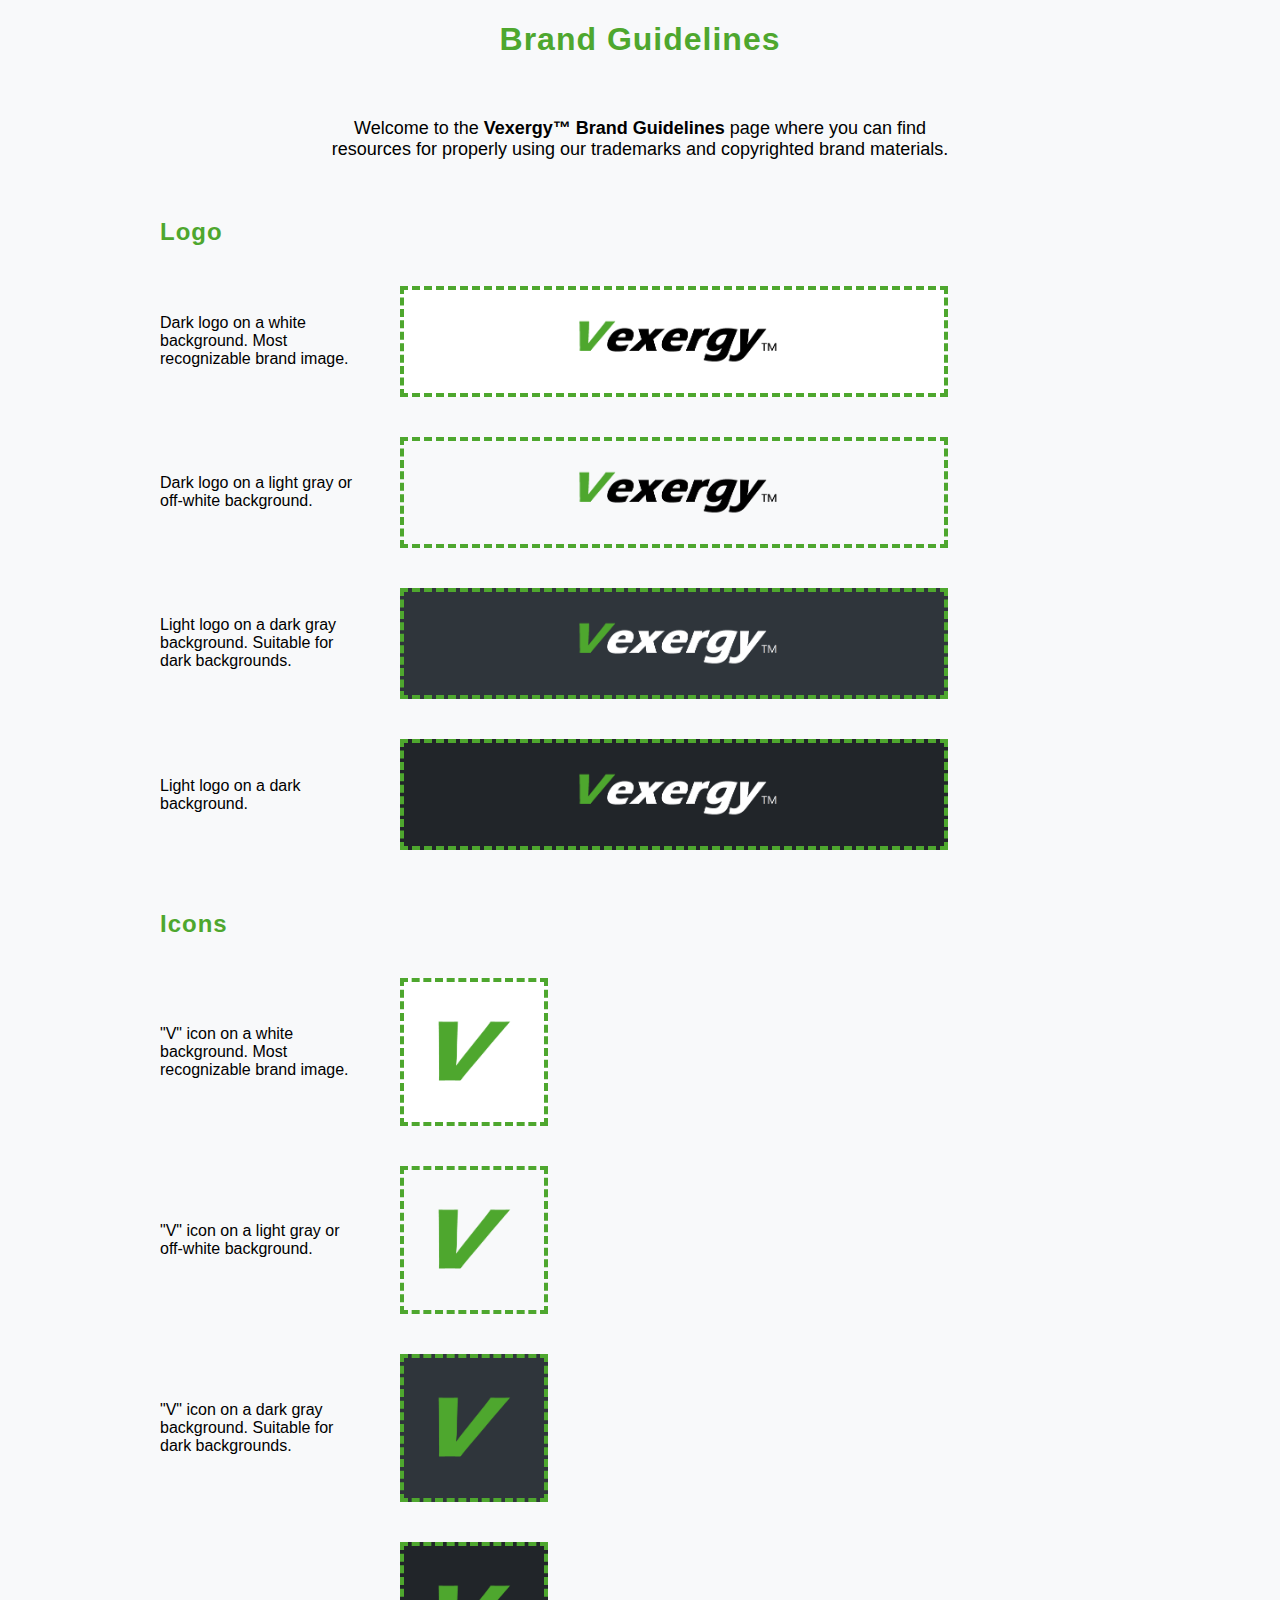
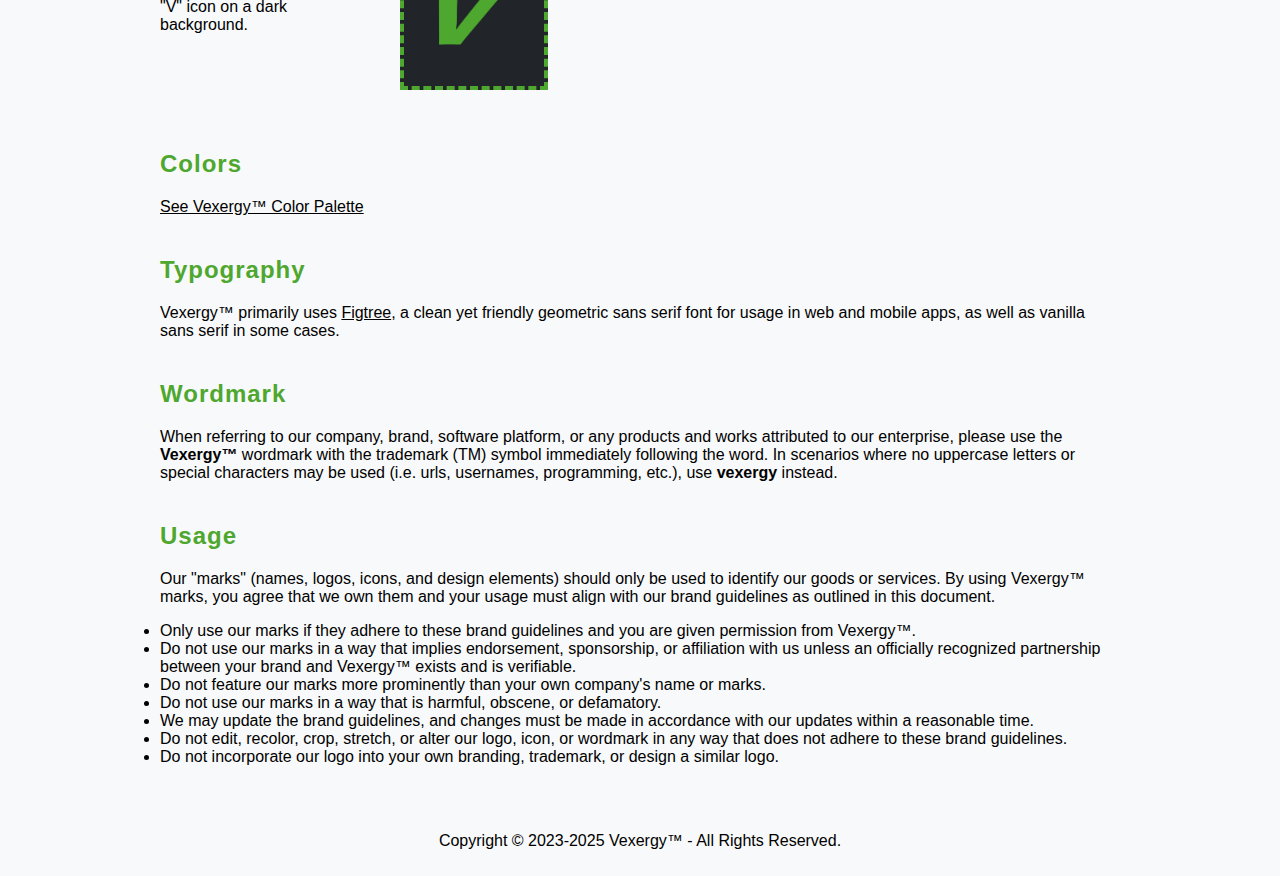
<file: brand/index.html>
<!DOCTYPE html>
<html lang="en">
<head>
    <meta charset="UTF-8">
    <meta name="viewport" content="width=device-width, initial-scale=1.0">
    <title>Vexergy Brand Guidelines</title>
    <link rel="stylesheet" href="styles.css">
    <link rel="icon" type="image/ico" href="../images/vexergy-favicon.ico">
</head>
<body>

    <h1>Brand Guidelines</h1>

    <div class="intro">
        <p>Welcome to the <strong>Vexergy™ Brand Guidelines</strong> page where you can find resources for properly using our trademarks and copyrighted brand materials.</p>
    </div>

    <div class="container">
        <section id="logos">
            <h2>Logo</h2>

            <div class="logo-container">
                <div class="logo-description">Dark logo on a white background. Most recognizable brand image.</div>
                <div class="logo" style="background-color: #ffffff;">
                    <img src="vexergy-logo-dark.png" alt="Vexergy Logo - Dark Version on White Background" width="500px">
                </div>
            </div>

            <div class="logo-container">
                <div class="logo-description">Dark logo on a light gray or off-white background.</div>
                <div class="logo" style="background-color: #f8f9fa;">
                    <img src="vexergy-logo-dark.png" alt="Vexergy Logo - Dark Version on Light Gray Background" width="500px">
                </div>
            </div>

            <div class="logo-container">
                <div class="logo-description">Light logo on a dark gray background. Suitable for dark backgrounds.</div>
                <div class="logo" style="background-color: #2f353b;">
                    <img src="vexergy-logo-light.png" alt="Vexergy Logo - Light Version on Dark Gray Background" width="500px">
                </div>
            </div>

            <div class="logo-container">
                <div class="logo-description">Light logo on a dark background.</div>
                <div class="logo" style="background-color: #212529;">
                    <img src="vexergy-logo-light.png" alt="Vexergy Logo - Light Version on Dark Background" width="500px">
                </div>
            </div>
        </section>

        <section id="icons">
            <h2>Icons</h2>

            <div class="icon-container">
                <div class="logo-description">"V" icon on a white background. Most recognizable brand image.</div>
                <div class="icon" style="background-color: #ffffff;">
                    <img src="vexergy-icon.png" alt="Vexergy Icon - Dark Version on White Background" width="100px">
                </div>
            </div>

            <div class="icon-container">
                <div class="logo-description">"V" icon on a light gray or off-white background.</div>
                <div class="icon" style="background-color: #f8f9fa;">
                    <img src="vexergy-icon.png" alt="Vexergy Icon - Dark Version on Light Gray Background" width="100px">
                </div>
            </div>

            <div class="icon-container">
                <div class="logo-description">"V" icon on a dark gray background. Suitable for dark backgrounds.</div>
                <div class="icon" style="background-color: #2f353b;">
                    <img src="vexergy-icon.png" alt="Vexergy Icon - Light Version on Dark Gray Background" width="100px">
                </div>
            </div>

            <div class="icon-container">
                <div class="logo-description">"V" icon on a dark background.</div>
                <div class="icon" style="background-color: #212529;">
                    <img src="vexergy-icon.png" alt="Vexergy Icon - Light Version on Dark Background" width="100px">
                </div>
            </div>
        </section>

        <section id="colors">
            <h2>Colors</h2>
            <a href="../palette/index.html">See Vexergy™ Color Palette</a>
        </section>

        <section id="typography">
            <h2>Typography</h2>
            <p>Vexergy™ primarily uses <a href="https://fonts.google.com/specimen/Figtree">Figtree</a>, a clean yet friendly geometric sans serif font for usage in web and mobile apps, as well as vanilla sans serif in some cases.</p>
        </section>

        <section id="wordmark">
            <h2>Wordmark</h2>
            <p>When referring to our company, brand, software platform, or any products and works attributed to our enterprise, please use the <strong>Vexergy™</strong> wordmark with the trademark (TM) symbol immediately following the word.
                In scenarios where no uppercase letters or special characters may be used (i.e. urls, usernames, programming, etc.), use <strong>vexergy</strong> instead.</p>
        </section>

        <section id="usage">
            <h2>Usage</h2>
            <p>Our "marks" (names, logos, icons, and design elements) should only be used to identify our goods or services. By using Vexergy™ marks, you agree that we own them and your usage must align with our brand guidelines as outlined in this document.</p>
            <li>Only use our marks if they adhere to these brand guidelines and you are given permission from Vexergy™.</li>
            <li>Do not use our marks in a way that implies endorsement, sponsorship, or affiliation with us unless an officially recognized partnership between your brand and Vexergy™ exists and is verifiable.</li>
            <li>Do not feature our marks more prominently than your own company's name or marks.</li>
            <li>Do not use our marks in a way that is harmful, obscene, or defamatory.</li>
            <li>We may update the brand guidelines, and changes must be made in accordance with our updates within a reasonable time.</li>
            <li>Do not edit, recolor, crop, stretch, or alter our logo, icon, or wordmark in any way that does not adhere to these brand guidelines.</li>
            <li>Do not incorporate our logo into your own branding, trademark, or design a similar logo.</li>
        </section>
    </div>

    <footer class="footer">
        <p>Copyright © 2023-2025 Vexergy™ - All Rights Reserved.</p>
    </footer>

</body>
</html>
</file>
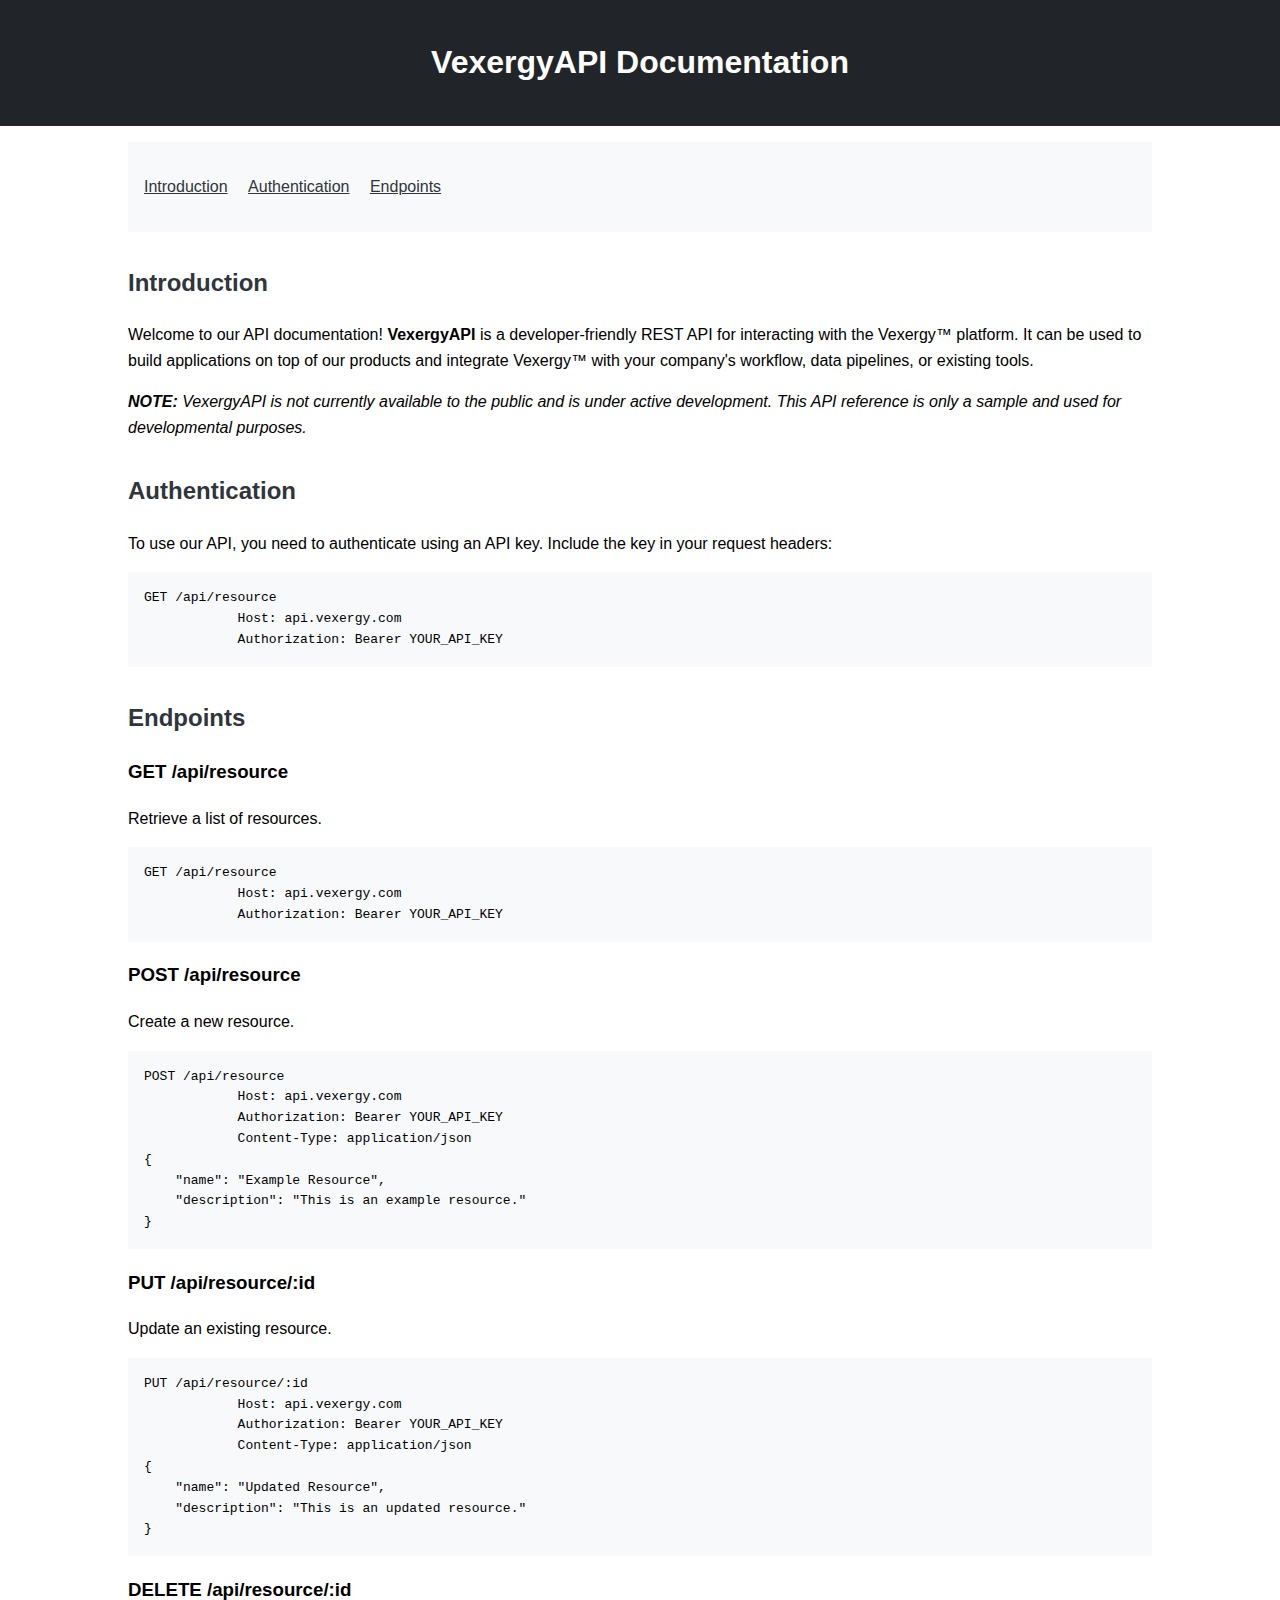
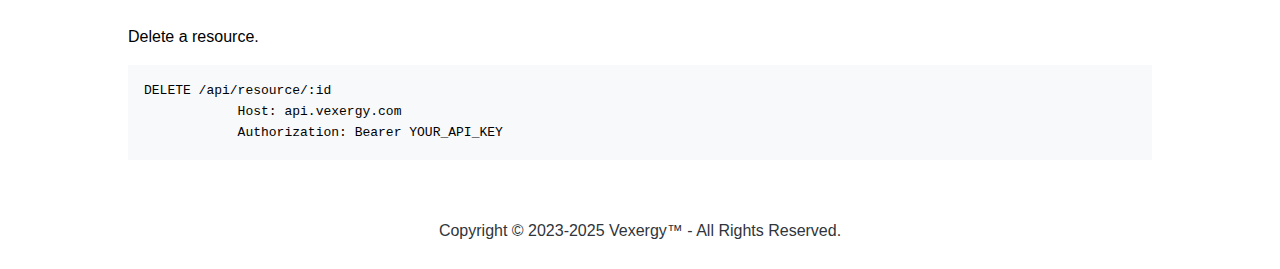
<file: docs/index.html>
<!DOCTYPE html>
<html lang="en">
<head>
    <meta charset="UTF-8">
    <meta name="viewport" content="width=device-width, initial-scale=1.0">
    <title>VexergyAPI Documentation</title>
    <link rel="icon" type="image/ico" href="../images/vexergy-favicon.ico">
    <link rel="stylesheet" href="styles.css">
</head>
<body>
    <header>
        <h1>VexergyAPI Documentation</h1>
    </header>

    <div class="container">
        <nav>
            <ul>
                <li><a href="#introduction">Introduction</a></li>
                <li><a href="#authentication">Authentication</a></li>
                <li><a href="#endpoints">Endpoints</a></li>
            </ul>
        </nav>

        <section id="introduction">
            <h2>Introduction</h2>
            <p>Welcome to our API documentation! <strong>VexergyAPI</strong> is a developer-friendly REST API for interacting with the Vexergy™ platform. 
                It can be used to build applications on top of our products and integrate Vexergy™ with your company's workflow, data pipelines, or existing tools.</p>
            <p><i><strong>NOTE:</strong> VexergyAPI is not currently available to the public and is under active development. This API reference is only a sample and used for developmental purposes.</i></p>
        </section>

        <section id="authentication">
            <h2>Authentication</h2>
            <p>To use our API, you need to authenticate using an API key. Include the key in your request headers:</p>
            <pre><code>GET /api/resource
            Host: api.vexergy.com
            Authorization: Bearer YOUR_API_KEY</code></pre>
        </section>
        <section id="endpoints">
            <h2>Endpoints</h2>
            <h3>GET /api/resource</h3>
            <p>Retrieve a list of resources.</p>
            <pre><code>GET /api/resource
            Host: api.vexergy.com
            Authorization: Bearer YOUR_API_KEY</code></pre>

            <h3>POST /api/resource</h3>
            <p>Create a new resource.</p>
            <pre><code>POST /api/resource
            Host: api.vexergy.com
            Authorization: Bearer YOUR_API_KEY
            Content-Type: application/json
{
    "name": "Example Resource",
    "description": "This is an example resource."
}</code></pre>
            <h3>PUT /api/resource/:id</h3>
            <p>Update an existing resource.</p>
            <pre><code>PUT /api/resource/:id
            Host: api.vexergy.com
            Authorization: Bearer YOUR_API_KEY
            Content-Type: application/json
{
    "name": "Updated Resource",
    "description": "This is an updated resource."
}</code></pre>
            <h3>DELETE /api/resource/:id</h3>
            <p>Delete a resource.</p>
            <pre><code>DELETE /api/resource/:id
            Host: api.vexergy.com
            Authorization: Bearer YOUR_API_KEY</code></pre>
        </section>
    </div>

    <footer class="footer">
        <p>Copyright © 2023-2025 Vexergy™ - All Rights Reserved.</p>
    </footer>

</body>
</html>
</file>
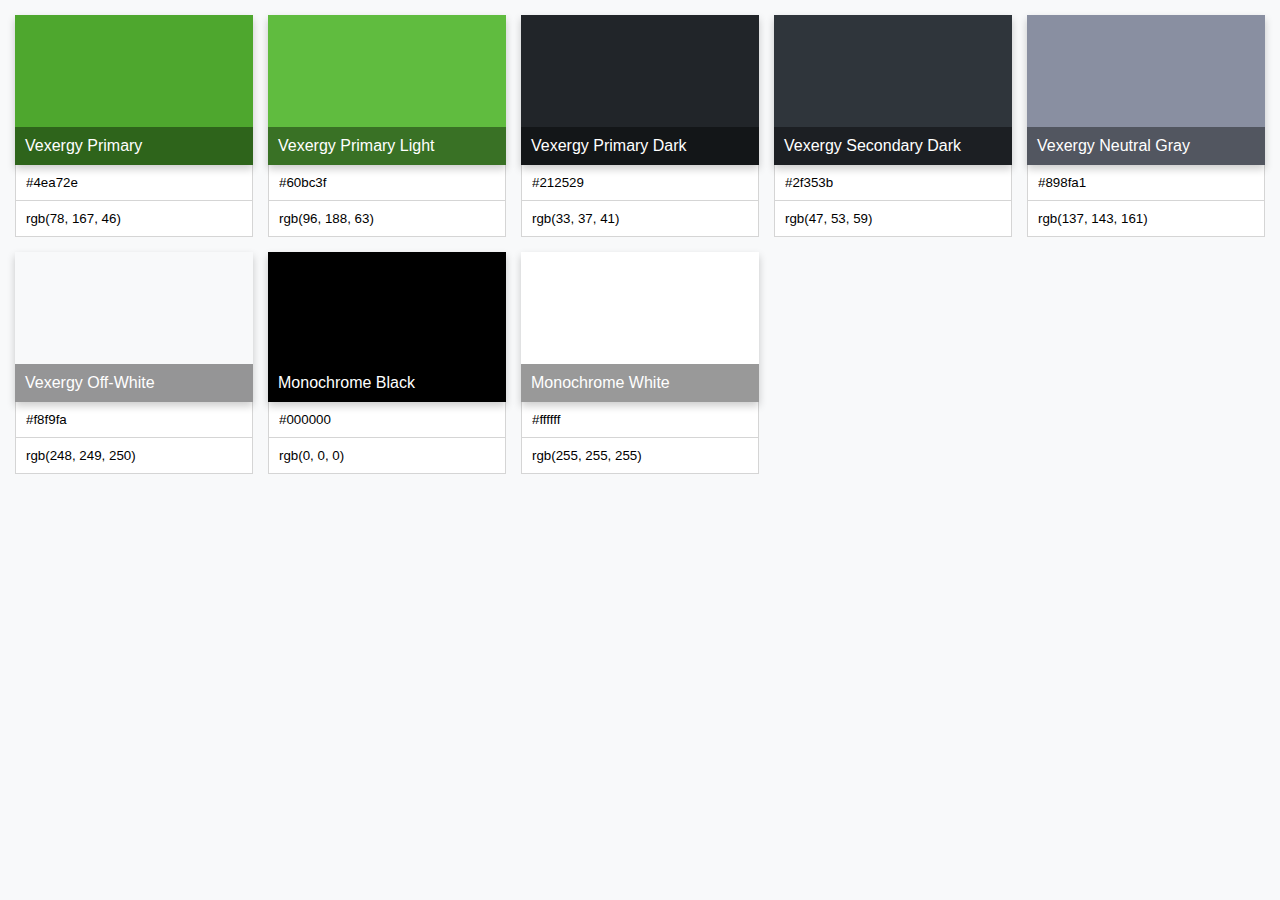
<file: palette/index.html>
<!DOCTYPE html>
<html lang="en">
    <head>
        <meta charset="UTF-8">
        <meta name="viewport" content="width=device-width, initial-scale=1.0">
        <title>Vexergy Color Palette</title>
        <link rel="stylesheet" href="styles.css">
        <link rel="icon" type="image/ico" href="../images/vexergy-favicon.ico">
    </head>
    <body>
        <div class="palette"></div>
        <script src="palette.js"></script>
    </body>
</html>
</file>
<file: brand/styles.css>
body {
    display: flex;
    flex-direction: column;
    min-height: 100vh;
    margin: 0;
    background-color: #f8f9fa;
    font-family: sans-serif;
    align-items: center;
}

.intro {
    width: 80%;
    max-width: 650px;
    margin: 20px auto;
    text-align: center;
    color: #000000;
    font-size: 18px;
}

.container {
    width: 80%;
    max-width: 960px;
    margin: 0 auto;
}

h1, h2, h3, h4, h5, h6 {
    font-weight: 700;
    letter-spacing: 1px;
    color: #4EA72E;
}

a {
    color: #000000;
    transition: all 0.4s ease;
}

a:hover {
    color: #4ea72e;
}

section {
    margin-bottom: 40px;
}

.logo-container {
    display: flex;
    align-items: center;
}

.logo-description {
    color: #000000;
    width: 200px;
    text-align: left;
    margin-right: 20px;
}

.logo {
    height: auto;
    margin: 20px;
    padding: 20px;
    display: flex;
    justify-content: center;
    align-items: center;
    border: 4px dashed #4ea72e;
}

.icon-container {
    display: flex;
    align-items: center;
}

.icon {
    height: auto;
    margin: 20px;
    padding: 20px;
    display: flex;
    justify-content: center;
    align-items: center;
    border: 4px dashed #4ea72e;
}

.footer {
    color: #000000;
    font-weight: 400;
    font-size: 16px;
    margin-top: auto;
    text-align: center;
    padding: 10px 0;
}
</file>
<file: docs/styles.css>
body {
    font-family: sans-serif;
    line-height: 1.6;
    margin: 0;
    padding: 0;
}
.container {
    width: 80%;
    margin: auto;
    overflow: hidden;
}
header {
    background: #212529;
    color: #ffffff;
    padding: 1rem 0;
    text-align: center;
}
nav {
    background: #f8f9fa;
    padding: 1rem;
    margin-top: 1rem;
}
nav ul {
    list-style: none;
    padding: 0;
}
nav ul li {
    display: inline;
    margin-right: 1rem;
}
section {
    margin: 2rem 0;
}
h2 {
    color: #2f353b;
}
pre {
    background: #f8f9fa;
    padding: 1rem;
    overflow-x: auto;
}
a {
    color: #2f353b;
    transition: all 0.4s ease;
}
a:hover {
    color: #4ea72e;
}
.footer {
    color: #2f353b;
    font-weight: 400;
    font-size: 16px;
    margin-top: auto;
    text-align: center;
    padding: 10px 0;
}
</file>
<file: palette/styles.css>
body {
    margin: 15px;
    background-color: #F8F9FA;
}

.palette,
.palette * {
    box-sizing: border-box;
}

.palette {
    font-family: sans-serif;
    display: grid;
    gap: 15px;
    grid-template-columns: repeat(auto-fill, minmax(200px, 1fr));
}

.palette_color {
    height: 150px;
    background: white;
    position: relative;
    box-shadow: 0 4px 8px rgba(0, 0, 0, 0.2);
}

.palette_desc {
    padding: 10px;
    position: absolute;
    left: 0;
    bottom: 0;
    width: 100%;
    background: rgba(0, 0, 0, 0.4);
    color: white;
}

.palette_input {
    width: 100%;
    padding: 10px;
    outline: none;
    border: 1px solid #d5d5d5;
    border-top: none;
}
</file>
